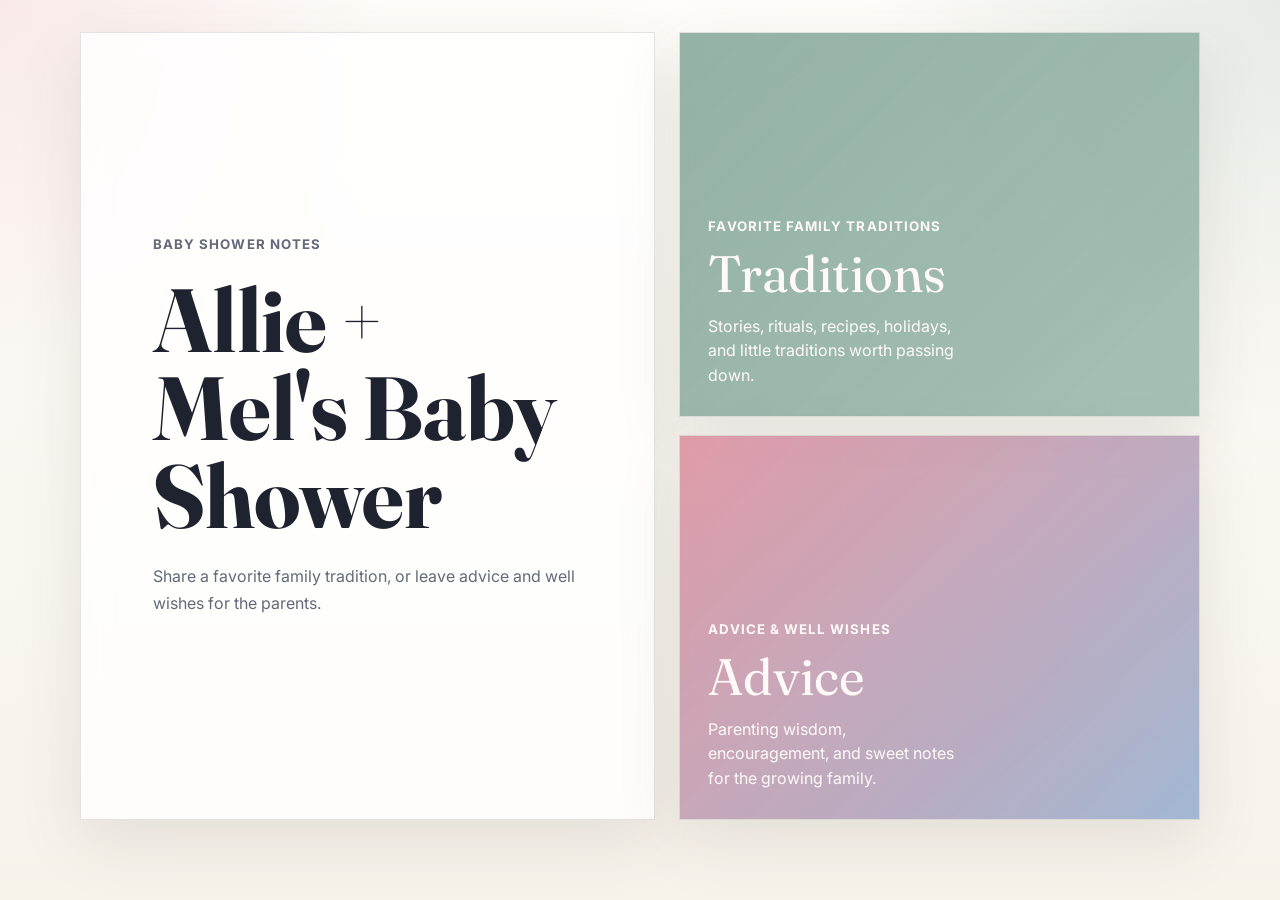
<file: index.html>
<!DOCTYPE html>
<html lang="en">
<head>
  <meta charset="UTF-8">
  <meta name="viewport" content="width=device-width, initial-scale=1.0">
  <title>Allie + Mel Baby Shower</title>
  <link rel="preconnect" href="https://fonts.googleapis.com">
  <link rel="preconnect" href="https://fonts.gstatic.com" crossorigin>
  <link href="https://fonts.googleapis.com/css2?family=Fraunces:wght@500;600&family=Inter:wght@400;500;600;700&display=swap" rel="stylesheet">
  <link rel="stylesheet" href="./styles.css">
</head>
<body class="site-shell">
  <main class="page page-home">
    <section class="hero-band">
      <div class="hero-copy">
        <p class="eyebrow">Baby Shower Notes</p>
        <h1 data-event-title>Allie + Mel's Baby Shower</h1>
        <p class="hero-text">
          Share a favorite family tradition, or leave advice and well wishes for the parents.
        </p>
      </div>
      <div class="link-grid">
        <a class="entry-panel traditions-panel" href="./traditions.html">
          <span class="panel-label">Favorite Family Traditions</span>
          <span class="panel-title">Traditions</span>
          <span class="panel-text">Stories, rituals, recipes, holidays, and little traditions worth passing down.</span>
        </a>
        <a class="entry-panel wishes-panel" href="./advice.html">
          <span class="panel-label">Advice & Well Wishes</span>
          <span class="panel-title">Advice</span>
          <span class="panel-text">Parenting wisdom, encouragement, and sweet notes for the growing family.</span>
        </a>
      </div>
    </section>
  </main>

  <script src="./config.js"></script>
  <script src="./app.js"></script>
</body>
</html>
</file>
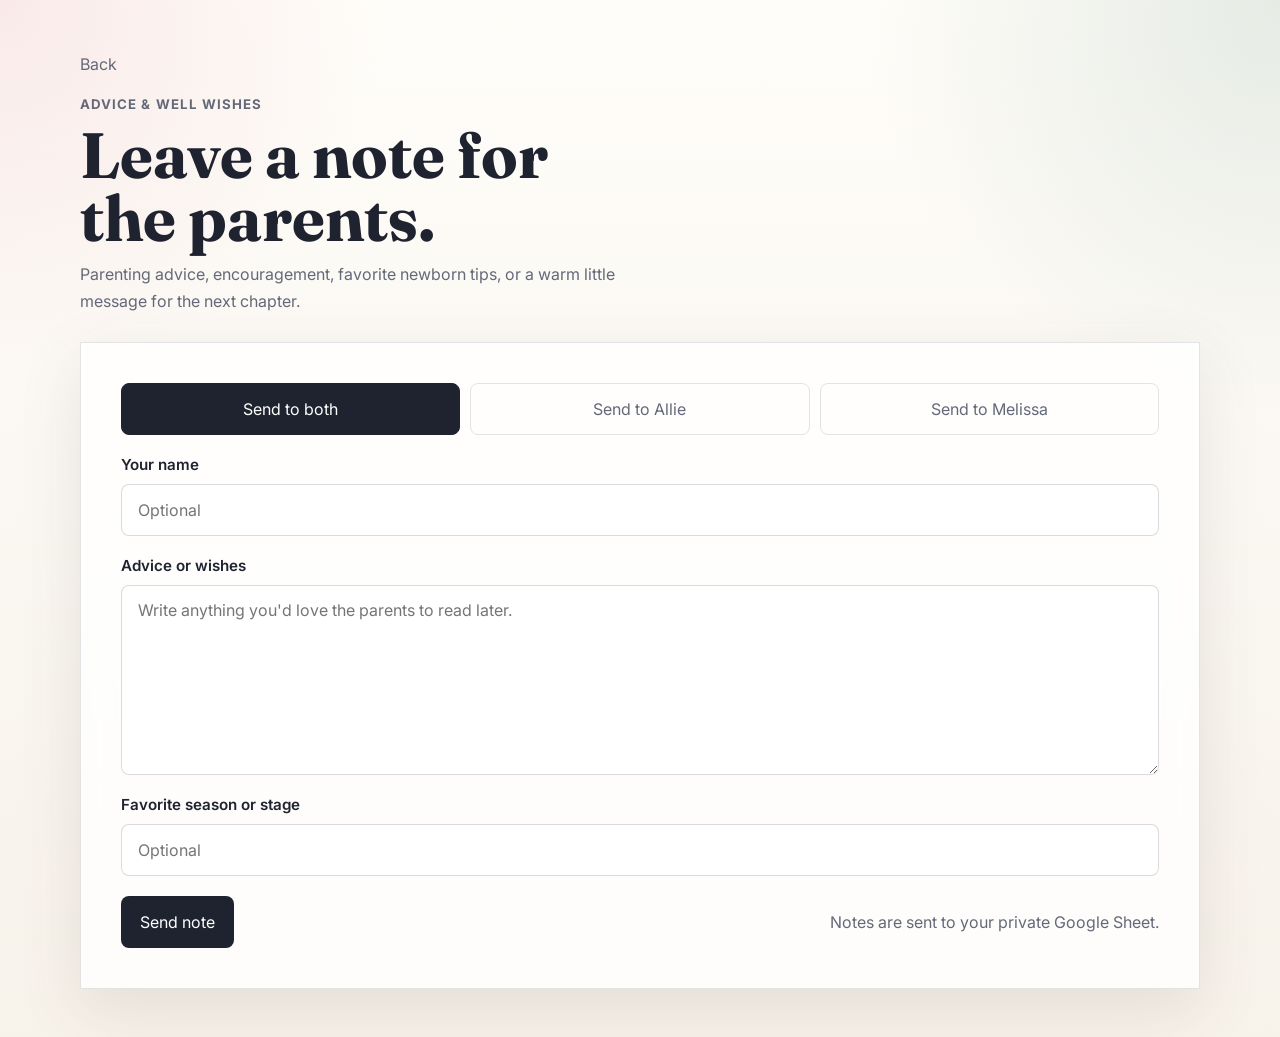
<file: advice.html>
<!DOCTYPE html>
<html lang="en">
<head>
  <meta charset="UTF-8">
  <meta name="viewport" content="width=device-width, initial-scale=1.0">
  <title>Share Advice & Well Wishes</title>
  <link rel="preconnect" href="https://fonts.googleapis.com">
  <link rel="preconnect" href="https://fonts.gstatic.com" crossorigin>
  <link href="https://fonts.googleapis.com/css2?family=Fraunces:wght@500;600&family=Inter:wght@400;500;600;700&display=swap" rel="stylesheet">
  <link rel="stylesheet" href="./styles.css">
</head>
<body class="site-shell">
  <main class="page page-entry">
    <section class="entry-header">
      <a class="back-link" href="./index.html">Back</a>
      <p class="eyebrow">Advice & Well Wishes</p>
      <h1>Leave a note for the parents.</h1>
      <p class="section-text">
        Parenting advice, encouragement, favorite newborn tips, or a warm little message for the next chapter.
      </p>
    </section>

    <section class="entry-band">
      <form class="entry-form" data-entry-form="advice" novalidate>
        <div class="segmented-control" role="group" aria-label="Choose who receives this note">
          <button type="button" class="segment is-active" data-recipient-option="both">Send to both</button>
          <button type="button" class="segment" data-recipient-option="allie">Send to Allie</button>
          <button type="button" class="segment" data-recipient-option="mel">Send to Mel</button>
        </div>

        <input type="hidden" name="recipient" value="both">
        <input type="hidden" name="formType" value="advice">
        <input type="hidden" name="submittedAt" value="">
        <input type="hidden" name="eventTitle" value="">

        <label class="field">
          <span class="field-label">Your name</span>
          <input class="text-input" type="text" name="guestName" maxlength="80" placeholder="Optional">
        </label>

        <label class="field">
          <span class="field-label">Advice or wishes</span>
          <textarea class="text-area" name="message" rows="8" maxlength="1800" placeholder="Write anything you'd love the parents to read later." required></textarea>
        </label>

        <label class="field">
          <span class="field-label">Favorite season or stage</span>
          <input class="text-input" type="text" name="timing" maxlength="140" placeholder="Optional">
        </label>

        <div class="form-actions">
          <button class="primary-button" type="submit">Send note</button>
          <p class="form-note" data-status-copy>Notes are saved privately for the parents.</p>
        </div>
      </form>

      <section class="success-state" data-success-state hidden>
        <p class="eyebrow">Sent</p>
        <h2>Thank you for sharing.</h2>
        <p class="section-text" data-success-copy>
          Your note has been saved.
        </p>
        <div class="success-actions">
          <button class="secondary-button" type="button" data-reset-form>Add another</button>
          <a class="secondary-link" href="./traditions.html">Share a tradition too</a>
        </div>
      </section>
    </section>

    <iframe title="Hidden submission target" name="submission-frame" class="submission-frame"></iframe>
  </main>

  <script src="./config.js"></script>
  <script src="./app.js"></script>
</body>
</html>
</file>
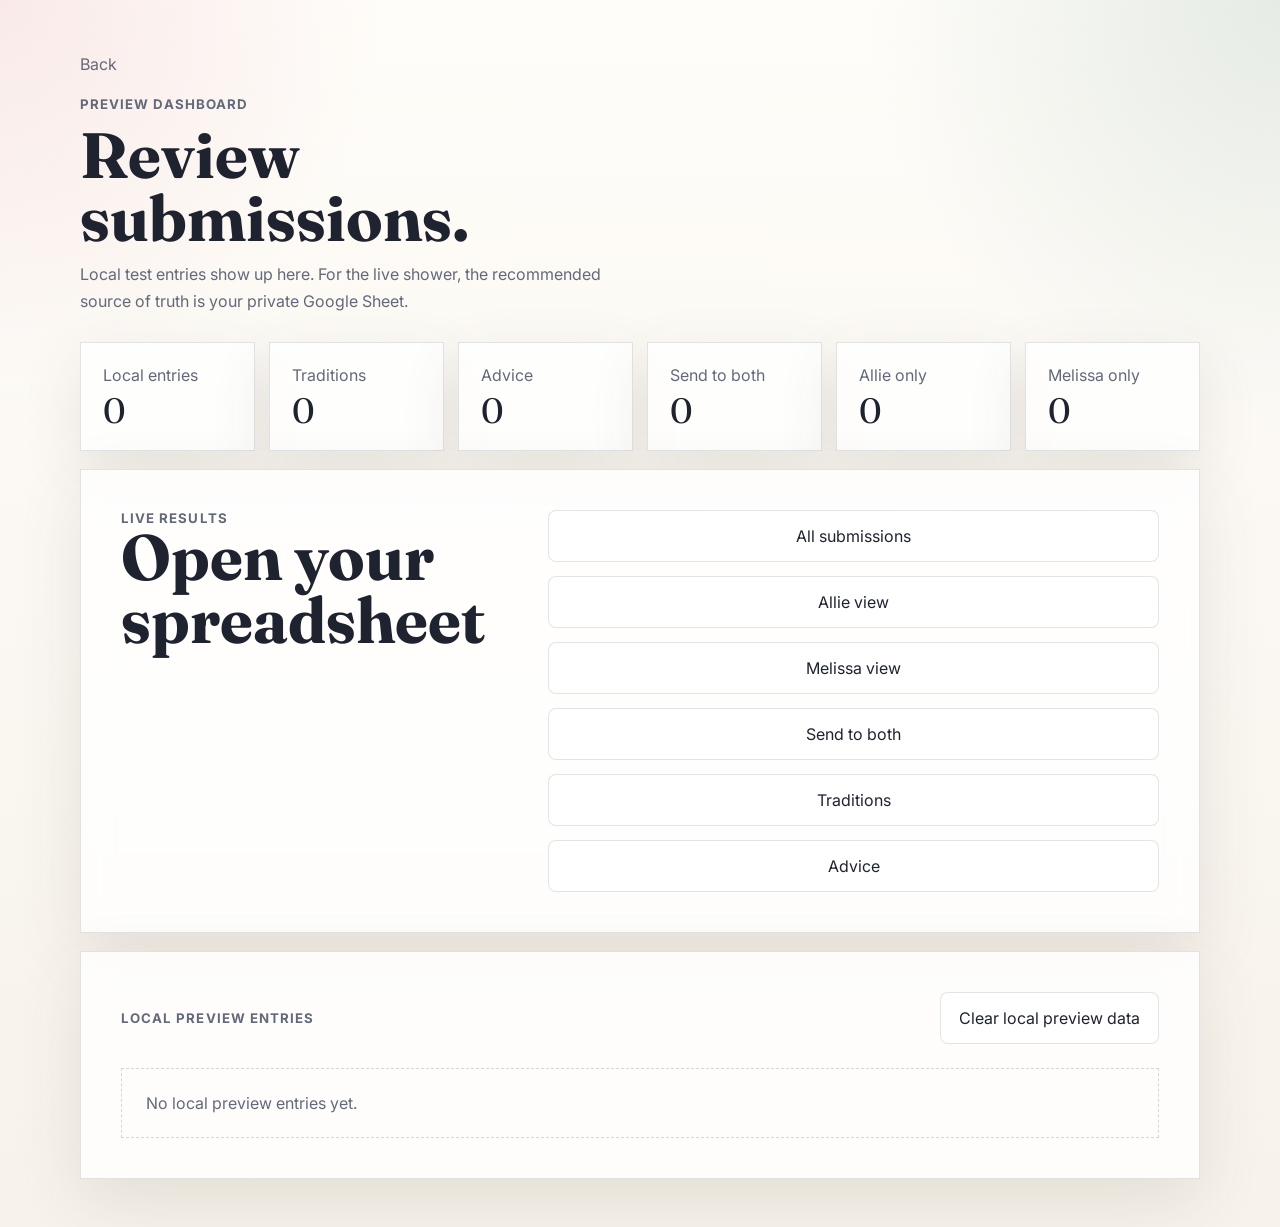
<file: dashboard.html>
<!DOCTYPE html>
<html lang="en">
<head>
  <meta charset="UTF-8">
  <meta name="viewport" content="width=device-width, initial-scale=1.0">
  <title>Submission Dashboard</title>
  <link rel="preconnect" href="https://fonts.googleapis.com">
  <link rel="preconnect" href="https://fonts.gstatic.com" crossorigin>
  <link href="https://fonts.googleapis.com/css2?family=Fraunces:wght@500;600&family=Inter:wght@400;500;600;700&display=swap" rel="stylesheet">
  <link rel="stylesheet" href="./styles.css">
</head>
<body class="site-shell">
  <main class="page page-dashboard">
    <section class="entry-header">
      <a class="back-link" href="./index.html">Back</a>
      <p class="eyebrow">Preview Dashboard</p>
      <h1>Review submissions.</h1>
      <p class="section-text">
        Local test entries show up here. For the live shower, the recommended source of truth is your private Google Sheet.
      </p>
    </section>

    <section class="stats-band" data-dashboard-stats></section>

    <section class="sheet-links-band">
      <div class="sheet-links-copy">
        <p class="info-label">Live results</p>
        <h2>Open your spreadsheet</h2>
      </div>
      <div class="sheet-link-list" data-sheet-links></div>
    </section>

    <section class="entries-band">
      <div class="entries-header">
        <p class="info-label">Local preview entries</p>
        <button class="secondary-button" type="button" data-clear-local>Clear local preview data</button>
      </div>
      <div class="entry-list" data-dashboard-list></div>
    </section>
  </main>

  <script src="./config.js"></script>
  <script src="./app.js"></script>
</body>
</html>
</file>
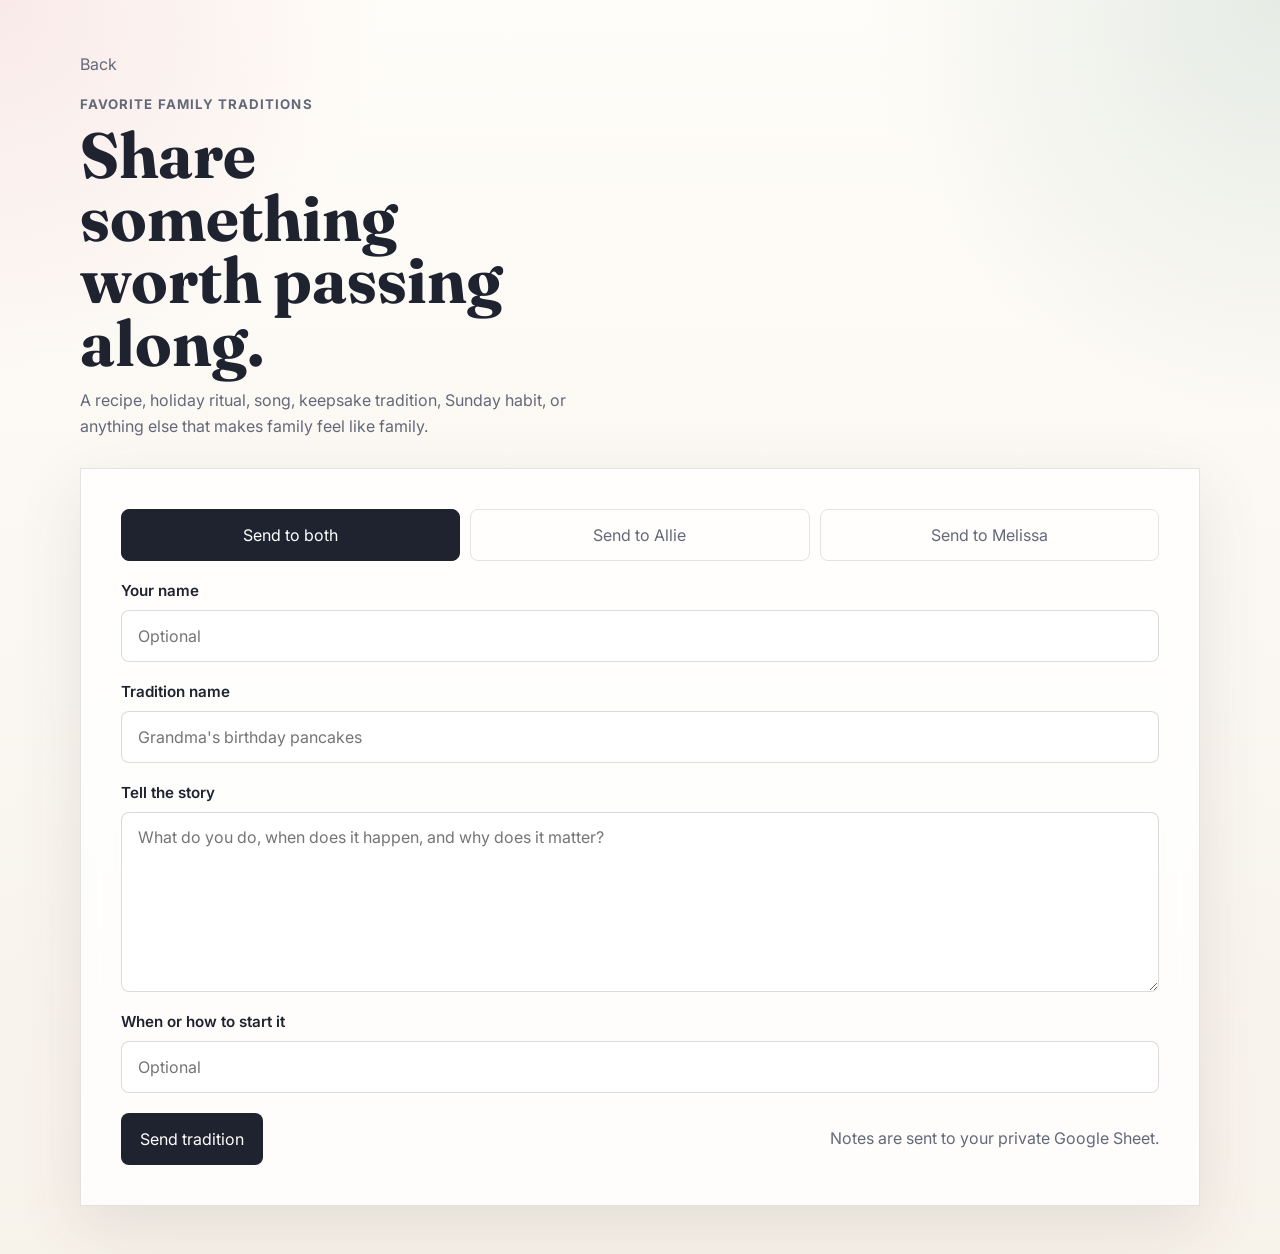
<file: traditions.html>
<!DOCTYPE html>
<html lang="en">
<head>
  <meta charset="UTF-8">
  <meta name="viewport" content="width=device-width, initial-scale=1.0">
  <title>Share a Tradition</title>
  <link rel="preconnect" href="https://fonts.googleapis.com">
  <link rel="preconnect" href="https://fonts.gstatic.com" crossorigin>
  <link href="https://fonts.googleapis.com/css2?family=Fraunces:wght@500;600&family=Inter:wght@400;500;600;700&display=swap" rel="stylesheet">
  <link rel="stylesheet" href="./styles.css">
</head>
<body class="site-shell">
  <main class="page page-entry">
    <section class="entry-header">
      <a class="back-link" href="./index.html">Back</a>
      <p class="eyebrow">Favorite Family Traditions</p>
      <h1>Share something worth passing along.</h1>
      <p class="section-text">
        A recipe, holiday ritual, song, keepsake tradition, Sunday habit, or anything else that makes family feel like family.
      </p>
    </section>

    <section class="entry-band">
      <form class="entry-form" data-entry-form="tradition" novalidate>
        <div class="segmented-control" role="group" aria-label="Choose who receives this note">
          <button type="button" class="segment is-active" data-recipient-option="both">Send to both</button>
          <button type="button" class="segment" data-recipient-option="allie">Send to Allie</button>
          <button type="button" class="segment" data-recipient-option="mel">Send to Mel</button>
        </div>

        <input type="hidden" name="recipient" value="both">
        <input type="hidden" name="formType" value="tradition">
        <input type="hidden" name="submittedAt" value="">
        <input type="hidden" name="eventTitle" value="">

        <label class="field">
          <span class="field-label">Your name</span>
          <input class="text-input" type="text" name="guestName" maxlength="80" placeholder="Optional">
        </label>

        <label class="field">
          <span class="field-label">Tradition name</span>
          <input class="text-input" type="text" name="title" maxlength="120" placeholder="Grandma's birthday pancakes" required>
        </label>

        <label class="field">
          <span class="field-label">Tell the story</span>
          <textarea class="text-area" name="message" rows="7" maxlength="1800" placeholder="What do you do, when does it happen, and why does it matter?" required></textarea>
        </label>

        <label class="field">
          <span class="field-label">When or how to start it</span>
          <input class="text-input" type="text" name="timing" maxlength="140" placeholder="Optional">
        </label>

        <div class="form-actions">
          <button class="primary-button" type="submit">Send tradition</button>
          <p class="form-note" data-status-copy>Notes are saved privately for the parents.</p>
        </div>
      </form>

      <section class="success-state" data-success-state hidden>
        <p class="eyebrow">Sent</p>
        <h2>Thank you for sharing.</h2>
        <p class="section-text" data-success-copy>
          Your tradition has been saved.
        </p>
        <div class="success-actions">
          <button class="secondary-button" type="button" data-reset-form>Add another</button>
          <a class="secondary-link" href="./advice.html">Share advice too</a>
        </div>
      </section>
    </section>

    <iframe title="Hidden submission target" name="submission-frame" class="submission-frame"></iframe>
  </main>

  <script src="./config.js"></script>
  <script src="./app.js"></script>
</body>
</html>
</file>
<file: styles.css>
:root {
  color-scheme: light;
  --bg: #fbf8f3;
  --bg-accent: #f2eee5;
  --surface: rgba(255, 255, 255, 0.82);
  --surface-strong: #fffdf9;
  --ink: #1f2330;
  --muted: #646979;
  --rose: #d67d8f;
  --sage: #749b8a;
  --gold: #d8b45f;
  --blue: #8ca8cb;
  --line: rgba(31, 35, 48, 0.12);
  --shadow: 0 20px 60px rgba(83, 76, 62, 0.12);
  --radius: 8px;
}

* {
  box-sizing: border-box;
}

html,
body {
  margin: 0;
  min-height: 100%;
}

body {
  font-family: "Inter", sans-serif;
  background:
    radial-gradient(circle at top left, rgba(214, 125, 143, 0.15), transparent 24rem),
    radial-gradient(circle at top right, rgba(116, 155, 138, 0.18), transparent 26rem),
    linear-gradient(180deg, #fffdf9 0%, var(--bg) 45%, #f7f2ea 100%);
  color: var(--ink);
}

a {
  color: inherit;
  text-decoration: none;
}

button,
input,
textarea {
  font: inherit;
}

.site-shell {
  padding: 32px 20px 48px;
}

.page {
  width: min(1120px, 100%);
  margin: 0 auto;
}

.hero-band,
.entry-band,
.info-band,
.stats-band,
.sheet-links-band,
.entries-band {
  width: 100%;
}

.hero-band,
.entry-band,
.sheet-links-band,
.entries-band {
  display: grid;
  gap: 24px;
}

.hero-band {
  grid-template-columns: minmax(0, 1.05fr) minmax(300px, 0.95fr);
  align-items: stretch;
  min-height: calc(100vh - 112px);
}

.hero-copy,
.entry-form,
.success-state,
.sheet-links-band,
.entries-band {
  background: var(--surface);
  border: 1px solid var(--line);
  backdrop-filter: blur(14px);
  box-shadow: var(--shadow);
}

.hero-copy {
  padding: clamp(32px, 6vw, 72px);
  display: flex;
  flex-direction: column;
  justify-content: center;
  gap: 24px;
}

.hero-copy h1,
.entry-header h1,
.success-state h2,
.sheet-links-copy h2 {
  margin: 0;
  font-family: "Fraunces", serif;
  line-height: 0.98;
  letter-spacing: 0;
}

.hero-copy h1 {
  font-size: clamp(3.2rem, 7vw, 6rem);
  max-width: 10ch;
}

.hero-text,
.section-text,
.info-text,
.form-note {
  margin: 0;
  max-width: 55ch;
  color: var(--muted);
  line-height: 1.65;
}

.eyebrow,
.info-label,
.panel-label {
  margin: 0;
  font-size: 0.83rem;
  font-weight: 700;
  text-transform: uppercase;
  letter-spacing: 0.08em;
  color: var(--muted);
}

.link-grid {
  display: grid;
  grid-template-rows: repeat(2, minmax(0, 1fr));
  gap: 18px;
}

.entry-panel {
  position: relative;
  min-height: 280px;
  padding: 28px;
  border: 1px solid var(--line);
  box-shadow: var(--shadow);
  display: flex;
  flex-direction: column;
  justify-content: flex-end;
  gap: 14px;
  overflow: hidden;
}

.entry-panel::before {
  content: "";
  position: absolute;
  inset: 0;
  opacity: 0.95;
}

.traditions-panel::before {
  background:
    linear-gradient(140deg, rgba(255, 255, 255, 0.12), rgba(255, 255, 255, 0.02)),
    linear-gradient(135deg, rgba(116, 155, 138, 0.92), rgba(141, 176, 161, 0.84));
}

.wishes-panel::before {
  background:
    linear-gradient(140deg, rgba(255, 255, 255, 0.12), rgba(255, 255, 255, 0.02)),
    linear-gradient(135deg, rgba(214, 125, 143, 0.9), rgba(140, 168, 203, 0.86));
}

.panel-label,
.panel-title,
.panel-text {
  position: relative;
  z-index: 1;
  color: #fffaf8;
}

.panel-title {
  font-family: "Fraunces", serif;
  font-size: clamp(2rem, 4.2vw, 3.2rem);
  line-height: 1;
}

.panel-text {
  max-width: 26ch;
  line-height: 1.55;
}

.info-band {
  display: grid;
  grid-template-columns: repeat(2, minmax(0, 1fr));
  gap: 18px;
  margin-top: 18px;
}

.info-block {
  padding: 24px;
  border-top: 1px solid var(--line);
}

.path-list {
  display: flex;
  gap: 12px;
  flex-wrap: wrap;
  margin-top: 14px;
}

code {
  display: inline-flex;
  align-items: center;
  min-height: 40px;
  padding: 0 12px;
  background: var(--surface-strong);
  border: 1px solid var(--line);
  border-radius: 999px;
  color: var(--ink);
}

.entry-header {
  display: grid;
  gap: 12px;
  padding: 12px 0 28px;
}

.entry-header h1,
.sheet-links-copy h2 {
  font-size: clamp(2.5rem, 5vw, 4.6rem);
  max-width: 11ch;
}

.back-link {
  display: inline-flex;
  width: fit-content;
  min-height: 40px;
  align-items: center;
  color: var(--muted);
}

.page-entry .entry-band {
  grid-template-columns: minmax(0, 1fr);
}

.entry-form,
.success-state,
.sheet-links-band,
.entries-band {
  padding: clamp(24px, 4vw, 40px);
}

.entry-form {
  display: grid;
  gap: 20px;
}

.segmented-control {
  display: grid;
  grid-template-columns: repeat(3, minmax(0, 1fr));
  gap: 10px;
}

.segment,
.primary-button,
.secondary-button,
.secondary-link,
.sheet-link {
  min-height: 52px;
  border-radius: var(--radius);
  transition: transform 180ms ease, border-color 180ms ease, background-color 180ms ease;
}

.segment {
  border: 1px solid var(--line);
  background: transparent;
  color: var(--muted);
  padding: 0 12px;
}

.segment.is-active {
  background: var(--ink);
  color: #fff;
  border-color: var(--ink);
}

.field {
  display: grid;
  gap: 10px;
}

.field-label {
  font-size: 0.95rem;
  font-weight: 600;
}

.text-input,
.text-area {
  width: 100%;
  border: 1px solid rgba(31, 35, 48, 0.16);
  border-radius: var(--radius);
  background: rgba(255, 255, 255, 0.86);
  color: var(--ink);
  padding: 14px 16px;
  outline: none;
}

.text-input {
  min-height: 52px;
}

.text-area {
  resize: vertical;
  min-height: 180px;
}

.text-input:focus,
.text-area:focus {
  border-color: var(--sage);
  box-shadow: 0 0 0 4px rgba(116, 155, 138, 0.14);
}

.text-input.is-invalid,
.text-area.is-invalid {
  border-color: var(--rose);
  box-shadow: 0 0 0 4px rgba(214, 125, 143, 0.12);
}

.form-actions,
.success-actions,
.entries-header {
  display: flex;
  align-items: center;
  gap: 14px;
  flex-wrap: wrap;
  justify-content: space-between;
}

.primary-button,
.secondary-button,
.secondary-link,
.sheet-link {
  display: inline-flex;
  align-items: center;
  justify-content: center;
  padding: 0 18px;
  border: 1px solid transparent;
  cursor: pointer;
}

.primary-button {
  background: var(--ink);
  color: white;
}

.secondary-button,
.secondary-link,
.sheet-link {
  background: rgba(255, 255, 255, 0.75);
  border-color: var(--line);
  color: var(--ink);
}

.success-state[hidden] {
  display: none;
}

.submission-frame {
  position: absolute;
  width: 0;
  height: 0;
  border: 0;
  visibility: hidden;
}

.stats-band {
  display: grid;
  grid-template-columns: repeat(auto-fit, minmax(150px, 1fr));
  gap: 14px;
}

.stat-card,
.entry-card {
  background: var(--surface);
  border: 1px solid var(--line);
  box-shadow: var(--shadow);
}

.stat-card {
  padding: 22px;
}

.stat-label {
  margin: 0 0 8px;
  color: var(--muted);
}

.stat-value {
  margin: 0;
  font-family: "Fraunces", serif;
  font-size: 2.2rem;
  line-height: 1;
}

.sheet-links-band,
.entries-band {
  margin-top: 18px;
}

.sheet-links-band {
  grid-template-columns: minmax(0, 0.8fr) minmax(0, 1.2fr);
  gap: 20px;
}

.sheet-link-list,
.entry-list {
  display: grid;
  gap: 14px;
}

.entry-card {
  padding: 22px;
  display: grid;
  gap: 12px;
}

.entry-meta {
  display: flex;
  flex-wrap: wrap;
  gap: 10px;
  color: var(--muted);
  font-size: 0.92rem;
}

.entry-type {
  font-weight: 700;
  color: var(--ink);
}

.empty-state {
  padding: 24px;
  border: 1px dashed rgba(31, 35, 48, 0.18);
  color: var(--muted);
}

.is-busy {
  opacity: 0.7;
  pointer-events: none;
}

@media (hover: hover) {
  .entry-panel:hover,
  .segment:hover,
  .primary-button:hover,
  .secondary-button:hover,
  .secondary-link:hover,
  .sheet-link:hover {
    transform: translateY(-1px);
  }
}

@media (max-width: 900px) {
  .hero-band,
  .info-band,
  .sheet-links-band,
  .stats-band {
    grid-template-columns: 1fr;
  }

  .hero-band {
    min-height: auto;
  }

  .hero-copy h1 {
    max-width: 12ch;
  }
}

@media (max-width: 720px) {
  .site-shell {
    padding: 20px 14px 40px;
  }

  .segmented-control {
    grid-template-columns: 1fr;
  }

  .form-actions,
  .success-actions,
  .entries-header {
    align-items: stretch;
  }

  .primary-button,
  .secondary-button,
  .secondary-link,
  .sheet-link {
    width: 100%;
  }
}
</file>
